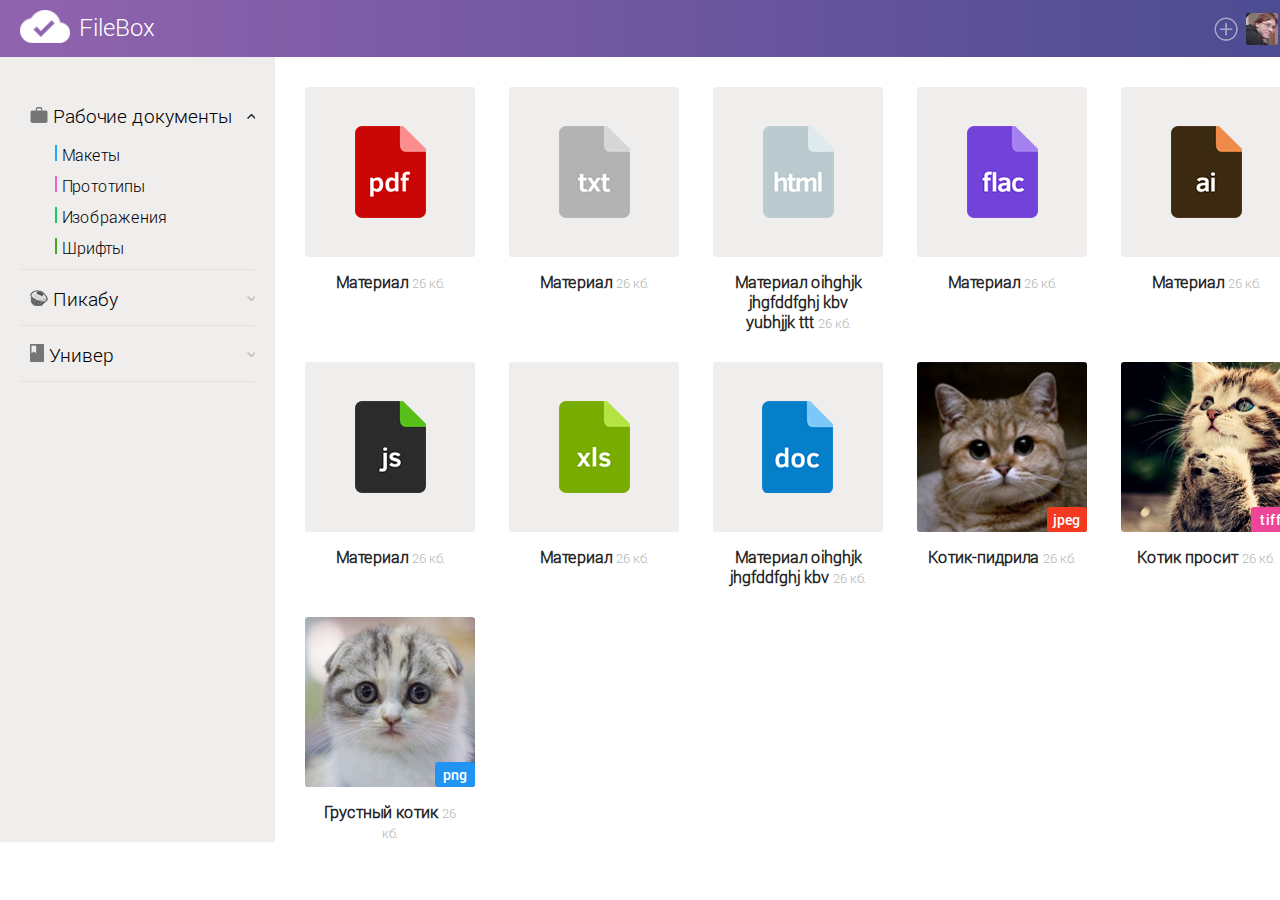
<file: index.html>
<!DOCTYPE html>
<html lang="en">
<head>
	<meta charset="UTF-8">
	<title>FileBox</title>
	<link rel="stylesheet" type="text/css" href="style.css">
	<script type="text/javascript" src="js.js"></script>
</head>
<body>
	<div class="top">
		<div class="logo">
			<img src="images/logo.png">
			<h1>FileBox</h1>
		</div>
		<div class="user">
			<a class="top-add-user"></a>
			<div class="img" style="background-image: url('images/bac.png');"></div>
			<a id="open-user"></a>
			<ul class="none">
				<li><a>Настройки</a></li>
				<li><a>Выйти</a></li>
			</ul>
		</div>
		<div class="clearfix"></div>
	</div>
	<div class="content">
	<div class="left-menu">
		<ul>
			<li class="open">
				<p><img src="images/work.png">Рабочие документы</p>
				<ul>
					<li>Макеты</li>
					<li>Прототипы</li>
					<li>Изображения</li>
					<li>Шрифты</li>
				</ul>
			</li>
			<li class="close">
				<p><img src="images/pic.png">Пикабу</p>
				<ul>
					<li>Коты</li>
					<li>Мемы</li>
				</ul>
			</li>
			<li class="close">
				<p><img src="images/book.png">Универ</p>
				<ul>
					<li>Лекции</li>
					<li>Конспекты</li>
					<li>Домашняя работа</li>
				</ul>
			</li>
		</ul>
	</div>
		<div class="cart">
			<div class="file-img" style="background-image:url('images/cart1.png');"></div>
			<p class="caption">
				<span class="file-name">Материал</span>
				<span class="file-weight">26 кб.</span>
			</p>
		</div>
		<div class="cart">
			<div class="file-img" style="background-image:url('images/cart2.png');"></div>
			<p class="caption">
				<span class="file-name">Материал</span>
				<span class="file-weight">26 кб.</span>
			</p>
		</div>
		<div class="cart">
			<div class="file-img" style="background-image:url('images/cart3.png');"></div>
			<p class="caption">
				<span class="file-name">Материал oihghjk jhgfddfghj kbv yubhjjk ttt</span>
				<span class="file-weight">26 кб.</span>
			</p>
		</div>
		<div class="cart">
			<div class="file-img" style="background-image:url('images/cart4.png');"></div>
			<p class="caption">
				<span class="file-name">Материал</span>
				<span class="file-weight">26 кб.</span>
			</p>
		</div>
		<div class="cart">
			<div class="file-img" style="background-image:url('images/cart5.png');"></div>
			<p class="caption">
				<span class="file-name">Материал</span>
				<span class="file-weight">26 кб.</span>
			</p>
		</div>
		<div class="cart">
			<div class="file-img" style="background-image:url('images/cart6.png');"></div>
			<p class="caption">
				<span class="file-name">Материал</span>
				<span class="file-weight">26 кб.</span>
			</p>
		</div>
		<div class="cart">
			<div class="file-img" style="background-image:url('images/cart7.png');"></div>
			<p class="caption">
				<span class="file-name">Материал</span>
				<span class="file-weight">26 кб.</span>
			</p>
		</div>
		<div class="cart">
			<div class="file-img" style="background-image:url('images/cart8.png');"></div>
			<p class="caption">
				<span class="file-name">Материал oihghjk jhgfddfghj kbv</span>
				<span class="file-weight">26 кб.</span>
			</p>
		</div>
		<div class="cart">
			<div class="file-img" style="background-image:url('images/cart9.png');">
				<div class="file-type jpeg">jpeg</div>
			</div>
			<p class="caption">
				<span class="file-name">Котик-пидрила</span>
				<span class="file-weight">26 кб.</span>
			</p>
		</div>
		<div class="cart">
			<div class="file-img" style="background-image:url('images/cart10.png');">
				<div class="file-type tiff">tiff</div>
			</div>
			<p class="caption">
				<span class="file-name">Котик просит</span>
				<span class="file-weight">26 кб.</span>
			</p>
		</div>
		<div class="cart">
			<div class="file-img" style="background-image:url('images/cart11.png');">
				<div class="file-type png">png</div>
			</div>
			<p class="caption">
				<span class="file-name">Грустный котик</span>
				<span class="file-weight">26 кб.</span>
			</p>
		</div>
</div>
</body>
</html>
</file>
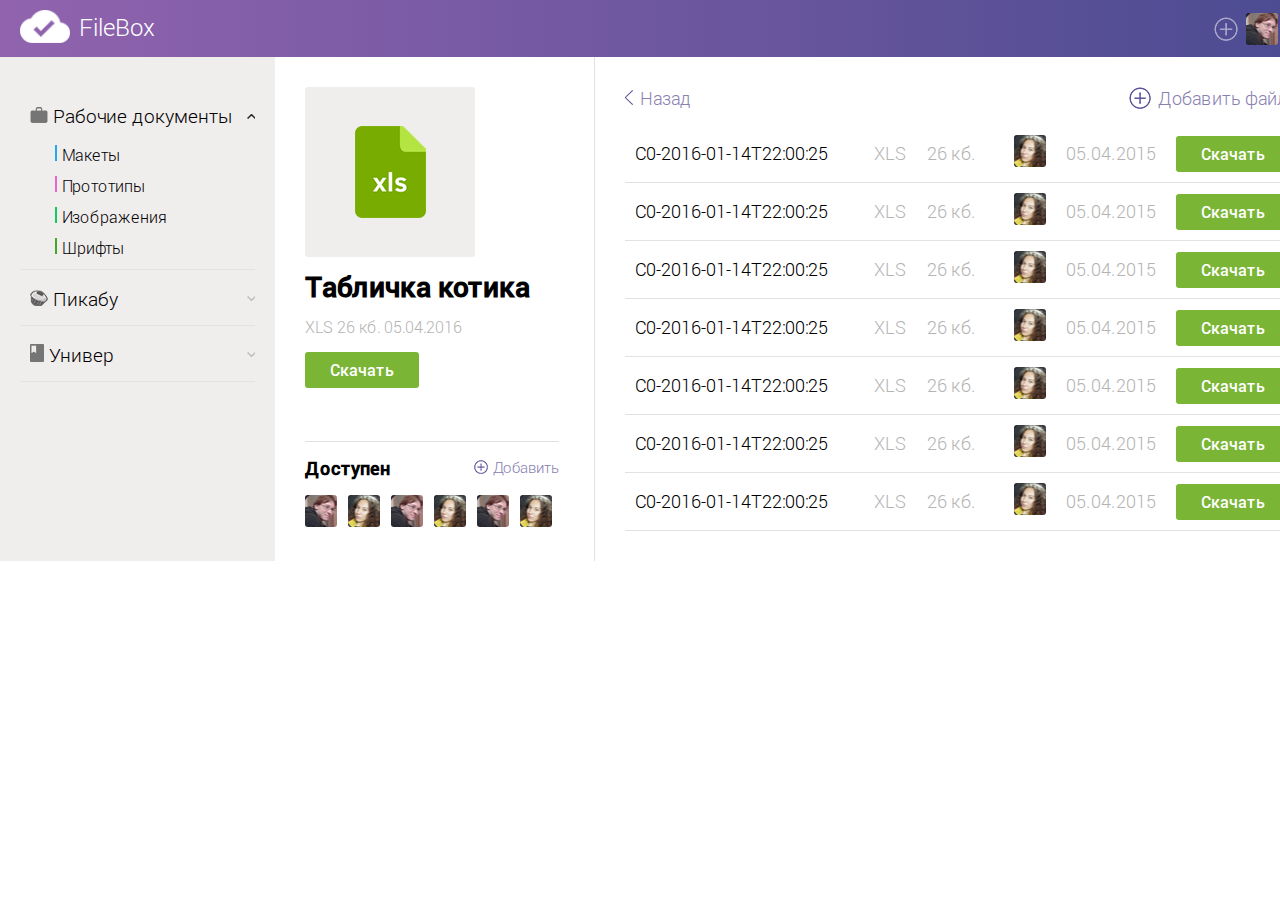
<file: index2.html>
<!DOCTYPE html>
<html lang="en">
<head>
	<meta charset="UTF-8">
	<title>FileBox</title>
	<link rel="stylesheet" type="text/css" href="style.css">
	<script type="text/javascript" src="js.js"></script>
</head>
<body>
	<div class="top">
		<div class="logo">
			<img src="images/logo.png">
			<h1>FileBox</h1>
		</div>
		<div class="user">
			<a class="top-add-user"></a>
			<div class="img" style="background-image: url('images/bac.png');"></div>
			<a id="open-user"></a>
			<ul class="none">
				<li><a>Настройки</a></li>
				<li><a>Выйти</a></li>
			</ul>
		</div>
		<div class="clearfix"></div>
	</div>
	<div class="content">
	<div class="left-menu">
		<ul>
			<li class="open">
				<p><img src="images/work.png">Рабочие документы</p>
				<ul>
					<li>Макеты</li>
					<li>Прототипы</li>
					<li>Изображения</li>
					<li>Шрифты</li>
				</ul>
			</li>
			<li class="close">
				<p><img src="images/pic.png">Пикабу</p>
				<ul>
					<li>Коты</li>
					<li>Мемы</li>
				</ul>
			</li>
			<li class="close">
				<p><img src="images/book.png">Универ</p>
				<ul>
					<li>Лекции</li>
					<li>Конспекты</li>
					<li>Домашняя работа</li>
				</ul>
			</li>
		</ul>
	</div>
		<div class="file-view">
			<div class="file-img"></div>
			<h2>Табличка котика</h2>
			<span class="about">XLS</span>
			<span class="about">26 кб.</span>
			<span class="about">05.04.2016</span>
			<br>
			<button>Скачать</button>
			<div class="for-users">
				<h3>Доступен</h3>
				<div class="add-user"><img src="images/plus.png" alt=""><span>Добавить</span></div>
				<div class="clearfix"></div>
				<div class="img" style=" background-image: url('images/bac.png');" alt="" class="users"></div>
				<div class="img" style=" background-image: url('images/xalf.png');" alt="" class="users"></div>
				<div class="img" style=" background-image: url('images/bac.png');" alt="" class="users"></div>
				<div class="img" style=" background-image: url('images/xalf.png');" alt="" class="users"></div>
				<div class="img" style=" background-image: url('images/bac.png');" alt="" class="users"></div>
				<div class="img" style=" background-image: url('images/xalf.png');" alt="" class="users"></div>
			</div>
		</div>
		<div class="files">
			<div class="action">
				<div class="come-back">
					<img src="images/back-array.png" alt=""><span>Назад</span>
				</div>
				<div class="add-file">
					<img src="images/plus-big.png" alt=""><span>Добавить файлы</span>
				</div>
		<div class="clearfix"></div>
			</div>
			<table>
				<tr>
					<td>C0-2016-01-14T22:00:25</td>
					<td>XLS</td>
					<td>26 кб.</td>
					<td>
						<div class="img" style=" background-image: url('images/xalf.png');" alt="" class="users"></div>
					</td>
					<td>05.04.2015</td>
					<td>
						<button>Скачать</button>
					</td>
				</tr>
				<tr>
					<td>C0-2016-01-14T22:00:25</td>
					<td>XLS</td>
					<td>26 кб.</td>
					<td>
						<div class="img" style=" background-image: url('images/xalf.png');" alt="" class="users"></div>
					</td>
					<td>05.04.2015</td>
					<td>
						<button>Скачать</button>
					</td>
				</tr>
				<tr>
					<td>C0-2016-01-14T22:00:25</td>
					<td>XLS</td>
					<td>26 кб.</td>
					<td>
						<div class="img" style=" background-image: url('images/xalf.png');" alt="" class="users"></div>
					</td>
					<td>05.04.2015</td>
					<td>
						<button>Скачать</button>
					</td>
				</tr>
				<tr>
					<td>C0-2016-01-14T22:00:25</td>
					<td>XLS</td>
					<td>26 кб.</td>
					<td>
						<div class="img" style=" background-image: url('images/xalf.png');" alt="" class="users"></div>
					</td>
					<td>05.04.2015</td>
					<td>
						<button>Скачать</button>
					</td>
				</tr>
				<tr>
					<td>C0-2016-01-14T22:00:25</td>
					<td>XLS</td>
					<td>26 кб.</td>
					<td>
						<div class="img" style=" background-image: url('images/xalf.png');" alt="" class="users"></div>
					</td>
					<td>05.04.2015</td>
					<td>
						<button>Скачать</button>
					</td>
				</tr>
				<tr>
					<td>C0-2016-01-14T22:00:25</td>
					<td>XLS</td>
					<td>26 кб.</td>
					<td>
						<div class="img" style=" background-image: url('images/xalf.png');" alt="" class="users"></div>
					</td>
					<td>05.04.2015</td>
					<td>
						<button>Скачать</button>
					</td>
				</tr>
				<tr>
					<td>C0-2016-01-14T22:00:25</td>
					<td>XLS</td>
					<td>26 кб.</td>
					<td>
						<div class="img" style=" background-image: url('images/xalf.png');" alt="" class="users"></div>
					</td>
					<td>05.04.2015</td>
					<td>
						<button>Скачать</button>
					</td>
				</tr>
			</table>
		</div>
	</div>
</body>
</html>
</file>
<file: style.css>
*{
	padding: 0;
	margin: 0;
	box-sizing: border-box;
}

@font-face{
	font-family: Roboto-Light; 
    src: url(Roboto/Roboto-Light.ttf); 
}

@font-face{
	font-family: Roboto-Medium; 
    src: url(Roboto/Roboto-Medium.ttf); 
}

.clearfix{
	clear: both;
}
.top{
	background: linear-gradient(to left, #4a4b91, #9163ae); 
	padding: 10px 20px;
	min-width: 1330px;
}

.logo{
	float: left;
	vertical-align: top;
}

.logo>img{
	height: 33px;
}

.logo>h1{
	color: #fff;
	display: inline-block;
	font-family: Roboto-Light;
	font-size: 18pt;
	font-weight: 100;
	margin: 3px 0 0 5px;
	vertical-align: top;
}

.user{
	float: right;
	position: relative;
	margin-right: 10px;
}
.top-add-user{
	background-image: url('images/add.png');
	width: 40px;
}

#open-user{
	background-image: url('images/top-array.png');	
	width: 15px;
}

.user .img{
	margin-top: 3px;
	float: left;
}

.user ul{
	font-family: Roboto-Light;
	font-size: 17px;
	border-radius: 3px;
	background-color: #f0eded;
	right: 0;
	top: 40px;
	position: absolute;
	z-index: 10;
}

.user>a{
	height: 37px;
	float: left;
	display: inline-block;
	background-repeat: no-repeat;
	background-position: center;
}

.user li{
	list-style: none;
	color: #7467a7;
	display: inline-block;
	padding: 0 15px;
	text-align: center;
	width: 150px;
}

.user li:first-child a{
	border: none;
}

.user li a {
	display: block;
	padding: 8px 0;
	border-top: 1px solid #7467a7;
}

.left-menu{
	background-color: #F0EDED;
	padding: 30px 20px;
	height: 100%;
	position: absolute;
	left: 0;
	width: 275px;
}

.close{
	height: 56px;
	overflow: hidden;
}

.open{
	height: auto;
}

.close>p{
	background: url("images/close.png") 100% 50% no-repeat;
}
.open>p{
	background: url("images/open.png") 100% 50% no-repeat;
}

.left-menu li{
	font-family: Roboto-Light;
	font-weight: 500;
	list-style: none;
}

.left-menu>ul>li{
	border-bottom: 1px solid #e4e1e1;
	font-size: 19px;
}

.left-menu>ul>li>p{
	padding: 17px 5px;
	vertical-align: middle;
}

.left-menu>ul>li>p>img{
	margin: 0 5px;
}

.left-menu>ul>li>ul{
	margin-left: 35px;
}

.left-menu>ul>li>ul>li{
	font-size: 16px;
	height: 16px;
	margin: 0 0 15px;
	padding: 0 5px;
	vertical-align: middle;
}

.left-menu>ul>li>ul>li:nth-child(4n){
	border-left: 2px solid #43a725;
}

.left-menu>ul>li>ul>li:nth-child(4n+1){
	border-left: 2px solid #21a8ee;
}

.left-menu>ul>li>ul>li:nth-child(4n+2){
	border-left: 2px solid #e964cb;
}

.left-menu>ul>li>ul>li:nth-child(4n+3){
	border-left: 2px solid #14c95d;
}

.content{
	position: relative;
	padding-left: 275px;
	min-width: 1330px;
}

.cart{
	display: inline-block;
	margin: 30px 0 0 30px;
	width: 170px;
	vertical-align: top;
}
.file-img{
	background-color: #F0EDED;
	background-repeat: no-repeat;
	background-position: center;
	border-radius: 3px;
	height: 170px;
	position: relative;
	width: 170px;
}

.file-type{
	border-radius: 3px;
	bottom: 0;
	color: #fff;
	font-family: Roboto-Medium;
	font-size: 14px;
	font-weight: 300;
	right: 0;
	height: 25px;
	padding: 4px 0;
	position: absolute;
	text-align: center;
	width: 40px;
}

.tiff{
	background-color: #ED4598;
}

.png{
	background-color: #2193F3;
}
.jpeg{
	background-color: #F33A21;
}

.caption{
	font-family: Roboto-Light;
	padding: 15px 10px 0;
	text-align: center;
}

.caption .file-name{
	color: #262626;
	font-size: 16px;
	font-weight: 1000;
}

.caption .file-weight{
	color: #b4b4b4;
	font-size: 13px;
}

.file-view{
	position: absolute;
	height: 100%;
	border-right: 1px solid #e4e1e1;
	padding: 30px;
	width: 320px;
}
.file-img{
	background: #f0eded url("images/cart7.png") no-repeat center;
}

.for-users{
	position: absolute;
	bottom: 0;
	border-top: 1px solid #e4e1e1;
	padding-bottom: 30px;
}
.about{
	font-family: Roboto-Light;
	color: #b4b4b4;
	font-size: 16px;
}

.file-view h2{
	font-family: Roboto-Medium;
	font-size: 28px;
	margin: 13px 0;
}

.content button{
	padding: 8px 25px;
	margin: 15px 0;
	background: #7ab535;
	border-radius: 3px;
	color: #fff;
	font-family: Roboto-Medium;
	font-size: 16px;
	border: none;
}

.for-users h3{
	font-family: Roboto-Medium;
	font-size: 18px;
	float: left;
	margin: 15px 0;
}

.for-users .add-user{
	font-family: Roboto-Light;
	font-size: 15px;
	color: #8980b2;
	float: right;
	margin-top: 15px;
	vertical-align: middle;
	line-height: 22px;
}
.for-users .add-user img{
	margin: 0 5px -1px;
}
 .img{
	display: inline-block;
	height: 32px;
	width: 32px;
	background-position: center;
	background-repeat: no-repeat;
	border-radius: 3px;
	margin-right: 7px;
}

.files{
	margin-left: 320px;
	padding: 30px;
	min-width: 650px;
}

table{
	border-collapse: collapse;
	width: 100%;
}

td{
	border-bottom: 1px solid #e4e1e1;
	padding: 10px;
	font-family: Roboto-Light;
	font-size: 18px;
	color: #b4b4b4;
	min-width: 70px;
	text-align: right;
}
td:first-child{
	color:#000;
	width: 45%;
	text-align: left;
}

.content td button{
	margin: 0;
}

.content td .img{
	margin: 0;
}

.action{
	font-family: Roboto-Light;
	font-size: 18px;
	color: #8980b2;
	padding-bottom: 15px;
}
.add-file{
	float: right;
	height: 22px;
}
.action span{
	vertical-align: top;
}

.come-back{
	float: left;
}

.action img{
	margin-right: 7px;
}

.none{
	display: none;
}

.block{
	display: block;
}
</file>
